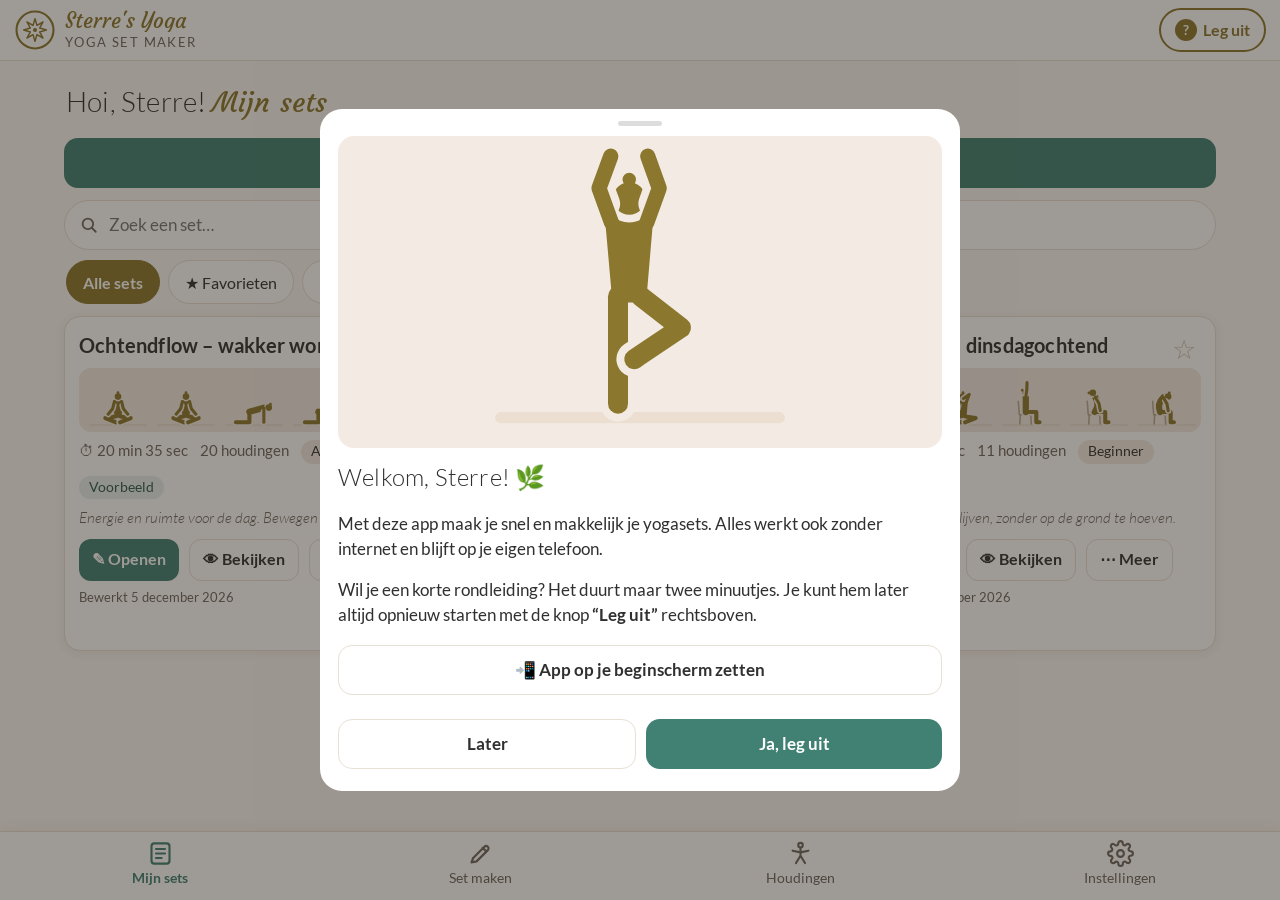
<file: index.html>
<!doctype html>
<html lang="nl">
<head>
<meta charset="utf-8">
<meta name="viewport" content="width=device-width, initial-scale=1, viewport-fit=cover">
<meta name="theme-color" content="#ffffff">
<meta name="apple-mobile-web-app-capable" content="yes">
<meta name="mobile-web-app-capable" content="yes">
<meta name="apple-mobile-web-app-status-bar-style" content="default">
<meta name="apple-mobile-web-app-title" content="Yoga Sets">
<meta name="description" content="Maak, bewaar en geef je yogasets: houdingen schuiven, tijden, muziek, printen en lesmodus.">
<title>Yoga Set Maker</title>
<link rel="manifest" href="manifest.webmanifest">
<link rel="icon" href="icons/icon-192.png">
<link rel="apple-touch-icon" href="icons/apple-touch-icon.png">
<link rel="stylesheet" href="style.css">
</head>
<body>
<header class="top">
  <div class="brand" id="brand">
    <img class="logo" id="logoImg" alt="">
    <div class="names"><span class="studio" id="studioName">Sterre's Yoga</span><span class="app">Yoga Set Maker</span></div>
  </div>
  <button class="btn-help" id="helpBtn" data-tour="help"><b>?</b>Leg uit</button>
</header>

<main>
  <section class="view" id="v-sets"></section>
  <section class="view" id="v-build"></section>
  <section class="view" id="v-lib"></section>
  <section class="view" id="v-settings"></section>
</main>

<nav class="nav" id="nav">
  <button data-v="sets" data-tour="nav-sets"><svg viewBox="0 0 24 24" fill="none" stroke="currentColor" stroke-width="1.9" stroke-linecap="round" stroke-linejoin="round"><rect x="4" y="3" width="16" height="18" rx="2.5"/><path d="M8 8h8M8 12h8M8 16h5"/></svg>Mijn sets</button>
  <button data-v="build" data-tour="nav-build"><svg viewBox="0 0 24 24" fill="none" stroke="currentColor" stroke-width="1.9" stroke-linecap="round" stroke-linejoin="round"><path d="M4 20l4.5-1 10-10a2.1 2.1 0 00-3-3l-10 10L4 20z"/><path d="M14 7l3 3"/></svg>Set maken</button>
  <button data-v="lib" data-tour="nav-lib"><svg viewBox="0 0 24 24" fill="none" stroke="currentColor" stroke-width="1.9" stroke-linecap="round" stroke-linejoin="round"><circle cx="12" cy="4.6" r="2"/><path d="M12 7v7M5 9.5l7 1.5 7-1.5M12 14l-4 6.5M12 14l4 6.5"/></svg>Houdingen</button>
  <button data-v="settings" data-tour="nav-settings"><svg viewBox="0 0 24 24" fill="none" stroke="currentColor" stroke-width="1.9" stroke-linecap="round" stroke-linejoin="round"><circle cx="12" cy="12" r="3"/><path d="M19.4 15a1.7 1.7 0 00.3 1.8l.1.1a2 2 0 11-2.8 2.8l-.1-.1a1.7 1.7 0 00-1.8-.3 1.7 1.7 0 00-1 1.5V21a2 2 0 01-4 0v-.1a1.7 1.7 0 00-1.1-1.5 1.7 1.7 0 00-1.8.3l-.1.1a2 2 0 11-2.8-2.8l.1-.1a1.7 1.7 0 00.3-1.8 1.7 1.7 0 00-1.5-1H3a2 2 0 010-4h.1a1.7 1.7 0 001.5-1.1 1.7 1.7 0 00-.3-1.8l-.1-.1a2 2 0 112.8-2.8l.1.1a1.7 1.7 0 001.8.3H9a1.7 1.7 0 001-1.5V3a2 2 0 014 0v.1a1.7 1.7 0 001 1.5 1.7 1.7 0 001.8-.3l.1-.1a2 2 0 112.8 2.8l-.1.1a1.7 1.7 0 00-.3 1.8V9a1.7 1.7 0 001.5 1H21a2 2 0 010 4h-.1a1.7 1.7 0 00-1.5 1z"/></svg>Instellingen</button>
</nav>

<div class="toast" id="toast"></div>
<audio id="audio" preload="none"></audio>
<input type="file" id="fileIn" class="hidden">
<div id="printArea"></div>

<script src="js/figure.js"></script>
<script src="js/geo.js"></script>
<script src="js/poses.js"></script>
<script src="js/app.js"></script>
</body>
</html>
</file>
<file: style.css>
@font-face{font-family:Lato;font-weight:300;font-style:normal;font-display:swap;src:url(fonts/Lato-Light.woff2) format('woff2')}
@font-face{font-family:Lato;font-weight:300;font-style:italic;font-display:swap;src:url(fonts/Lato-LightItalic.woff2) format('woff2')}
@font-face{font-family:Lato;font-weight:400;font-style:normal;font-display:swap;src:url(fonts/Lato-Regular.woff2) format('woff2')}
@font-face{font-family:Lato;font-weight:700;font-style:normal;font-display:swap;src:url(fonts/Lato-Bold.woff2) format('woff2')}
@font-face{font-family:Courgette;font-weight:400;font-display:swap;src:url(fonts/Courgette-Regular.woff2) format('woff2')}
:root{
  --brand:#8b782e; --brand-2:#a8934a; --accent:#408174; --accent-d:#2b564d; --warm:#dd9425;
  --sand:#d7bca9; --sand-l:#f3ebe3; --bg:#fbf8f4; --card:#fff; --ink:#303030; --muted:#6f675f; --line:#e8dfd5;
  --fig:var(--brand); --fig-far:#d6c59c; --mat:#ecdfd1; --prop:#b9a993; --halo:#fff;
  --r:16px; --shadow:0 2px 10px rgba(80,60,30,.08); --nav-h:68px;
  --safe-b:env(safe-area-inset-bottom,0px); --safe-t:env(safe-area-inset-top,0px);
}
*{box-sizing:border-box;-webkit-tap-highlight-color:transparent}
html,body{margin:0}
body{min-height:100vh}
body{font-family:Lato,'Helvetica Neue',Arial,sans-serif;font-weight:400;color:var(--ink);background:var(--bg);font-size:17px;line-height:1.45;-webkit-text-size-adjust:100%;overscroll-behavior-y:contain}
h1,h2,h3{font-weight:300;margin:0;letter-spacing:.2px}
button,input,select,textarea{font:inherit;color:inherit}
button{cursor:pointer}
.hidden{display:none!important}
.sr{position:absolute;width:1px;height:1px;overflow:hidden;clip:rect(0 0 0 0)}
/* ---------- top bar ---------- */
.top{position:sticky;top:0;z-index:30;background:rgba(255,255,255,.96);backdrop-filter:blur(8px);border-bottom:1px solid var(--line);padding:calc(8px + var(--safe-t)) 14px 8px;display:flex;align-items:center;gap:10px}
.brand{display:flex;align-items:center;gap:9px;min-width:0;flex:1}
.brand .logo{width:42px;height:42px;flex:none;object-fit:contain}
.brand .names{min-width:0;line-height:1.05}
.brand .studio{font-family:Courgette,cursive;color:var(--brand);font-size:21px;white-space:nowrap;overflow:hidden;text-overflow:ellipsis;display:block}
.brand .app{font-size:12.5px;color:var(--muted);letter-spacing:1.4px;text-transform:uppercase}
.btn-help{border:2px solid var(--brand);background:#fff;color:var(--brand);border-radius:999px;padding:8px 14px;font-weight:700;font-size:16px;display:flex;align-items:center;gap:6px;min-height:44px}
.btn-help b{display:inline-grid;place-items:center;width:22px;height:22px;border-radius:50%;background:var(--brand);color:#fff;font-size:14px}
/* ---------- bottom nav ---------- */
.nav{position:fixed;left:0;right:0;bottom:0;z-index:40;background:#fff;border-top:1px solid var(--line);display:flex;padding-bottom:var(--safe-b);box-shadow:0 -2px 12px rgba(80,60,30,.06)}
.nav button{flex:1;border:0;background:none;padding:8px 2px 9px;display:flex;flex-direction:column;align-items:center;gap:2px;color:var(--muted);font-size:13.5px;min-height:var(--nav-h)}
.nav button svg{width:27px;height:27px}
.nav button.on{color:var(--accent);font-weight:700}
.nav button.on svg{stroke:var(--accent)}
main{padding:14px 14px calc(var(--nav-h) + 90px + var(--safe-b));max-width:1180px;margin:0 auto}
.view{display:none}.view.on{display:block}
/* ---------- generic ---------- */
.btn{border:0;border-radius:14px;padding:12px 18px;min-height:50px;font-size:17px;font-weight:700;background:var(--sand-l);color:var(--ink);display:inline-flex;align-items:center;justify-content:center;gap:8px;line-height:1.15;text-align:center}
.btn.primary{background:var(--accent);color:#fff}
.btn.brand{background:var(--brand);color:#fff}
.btn.ghost{background:#fff;border:1.5px solid var(--line)}
.btn.danger{background:#fff;border:1.5px solid #e3b6ae;color:#a5382a}
.btn.small{min-height:42px;padding:8px 13px;font-size:15.5px;border-radius:12px}
.btn.wide{width:100%}
.btn:active{transform:scale(.98)}
.btn .ico{font-size:20px;line-height:1}
.row{display:flex;gap:10px;flex-wrap:wrap;align-items:center}
.muted{color:var(--muted)}
.card{background:var(--card);border-radius:var(--r);box-shadow:var(--shadow);border:1px solid var(--line)}
.title-xl{font-size:28px;font-weight:300;margin:6px 2px 14px}
.title-xl em{font-family:Courgette,cursive;font-style:normal;color:var(--brand)}
.field{display:block;margin:0 0 12px}
.field>span{display:block;font-size:14.5px;color:var(--muted);margin:0 0 4px 2px;font-weight:700}
.input,textarea.input,select.input{width:100%;border:1.5px solid var(--line);border-radius:12px;padding:12px 13px;background:#fff;font-size:17px;min-height:50px}
textarea.input{min-height:84px;resize:vertical}
.input:focus{outline:none;border-color:var(--accent);box-shadow:0 0 0 3px rgba(64,129,116,.15)}
.search{position:relative}
.search .input{padding-left:44px;border-radius:999px}
.search::before{content:"";position:absolute;left:16px;top:50%;width:18px;height:18px;transform:translateY(-50%);background:no-repeat center/contain url("data:image/svg+xml,%3Csvg xmlns='http://www.w3.org/2000/svg' viewBox='0 0 24 24' fill='none' stroke='%236f675f' stroke-width='2.4' stroke-linecap='round'%3E%3Ccircle cx='10.5' cy='10.5' r='7'/%3E%3Cpath d='M16 16l5 5'/%3E%3C/svg%3E")}
.chips{display:flex;gap:8px;overflow-x:auto;padding:10px 2px 12px;scrollbar-width:none;-webkit-overflow-scrolling:touch}
.chips::-webkit-scrollbar{display:none}
.chip{flex:none;border:1.5px solid var(--line);background:#fff;border-radius:999px;padding:9px 16px;font-size:16px;min-height:44px;white-space:nowrap}
.chip.on{background:var(--brand);border-color:var(--brand);color:#fff;font-weight:700}
.seg{display:flex;background:var(--sand-l);border-radius:14px;padding:4px;gap:4px;flex-wrap:wrap}
.seg button{flex:1;border:0;background:none;border-radius:10px;padding:10px 8px;min-height:44px;font-size:15.5px;color:var(--muted)}
.seg button.on{background:#fff;color:var(--ink);font-weight:700;box-shadow:0 1px 4px rgba(0,0,0,.08)}
.toast{position:fixed;left:50%;bottom:calc(var(--nav-h) + 20px + var(--safe-b));transform:translateX(-50%) translateY(20px);background:#2f2b26;color:#fff;padding:12px 20px;border-radius:999px;font-weight:700;z-index:200;opacity:0;transition:.25s;pointer-events:none;max-width:90vw;text-align:center}
.toast.on{opacity:1;transform:translateX(-50%) translateY(0)}
.empty{text-align:center;padding:30px 16px;color:var(--muted)}
.empty svg{width:120px;height:110px;opacity:.9}
/* ---------- sets list ---------- */
.sets{display:grid;grid-template-columns:repeat(auto-fill,minmax(300px,1fr));gap:14px}
.setcard{padding:14px;display:flex;flex-direction:column;gap:8px;cursor:pointer;position:relative}
.setcard .strip{display:flex;gap:2px;background:var(--sand-l);border-radius:12px;padding:4px 6px;overflow:hidden;height:64px;align-items:center}
.setcard .strip svg{width:66px;height:60px;flex:none}
.setcard h3{font-size:20px;font-weight:700;padding-right:44px}
.setcard .meta{display:flex;gap:12px;flex-wrap:wrap;font-size:15px;color:var(--muted)}
.setcard .fav{position:absolute;right:8px;top:8px;border:0;background:none;font-size:27px;width:46px;height:46px;color:#cdbfae}
.setcard .fav.on{color:var(--warm)}
.badge{display:inline-block;background:var(--sand-l);border-radius:999px;padding:2px 10px;font-size:13.5px;color:var(--ink)}
.badge.ex{background:#e6f0ee;color:var(--accent-d)}
.newset{display:flex;gap:10px;margin:0 0 6px}
.newset .btn{flex:1}
/* ---------- builder ---------- */
.bhead{position:sticky;top:calc(59px + var(--safe-t));z-index:20;background:var(--bg);margin:-14px -14px 10px;padding:10px 14px 10px;border-bottom:1px solid var(--line)}
.bhead .t{display:flex;gap:8px;align-items:center}
.bhead .t .input{font-size:21px;font-weight:700;border-color:transparent;background:transparent;padding:8px 6px;min-height:46px}
.bhead .t .input:focus{background:#fff;border-color:var(--accent)}
.total{flex:none;background:var(--brand);color:#fff;border-radius:14px;padding:6px 12px;text-align:center;line-height:1.05;min-width:82px}
.total b{display:block;font-size:20px}
.total small{font-size:12px;opacity:.9}
.bactions{display:grid;grid-template-columns:repeat(4,1fr);gap:8px;margin-top:8px}
.bactions .btn{min-height:52px;padding:6px;font-size:14.5px;flex-direction:column;gap:2px}
.bactions .btn .ico{font-size:21px}
.panel{margin:0 0 12px;overflow:hidden}
.panel>summary{list-style:none;padding:14px 16px;font-weight:700;display:flex;align-items:center;gap:10px;cursor:pointer;min-height:56px;font-size:17.5px}
.panel>summary::-webkit-details-marker{display:none}
.panel>summary .sum{font-weight:400;color:var(--muted);font-size:14.5px;margin-left:auto;text-align:right;flex:1;min-width:0;white-space:nowrap;overflow:hidden;text-overflow:ellipsis}
.panel>summary .pt{white-space:nowrap;flex:none}
.panel>summary::after{content:"›";font-size:26px;color:var(--muted);transition:.2s;margin-left:6px}
.panel[open]>summary::after{transform:rotate(90deg)}
.panel .in{padding:0 16px 16px}
.workspace{display:block}
.items{display:grid;grid-template-columns:1fr;gap:10px;position:relative}
.item{display:flex;align-items:stretch;gap:0;padding:0;position:relative;touch-action:pan-y;user-select:none;-webkit-user-select:none}
.item .grip{width:42px;flex:none;display:flex;align-items:center;justify-content:center;color:#b8aa98;touch-action:none;cursor:grab;border-right:1px dashed var(--line)}
.item .grip svg{width:22px;height:34px}
.item .num{position:absolute;left:46px;top:6px;font-size:12.5px;color:var(--muted);font-weight:700}
.item .pic{width:96px;flex:none;display:flex;align-items:center;justify-content:center;padding:14px 2px 4px 6px;cursor:pointer}
.item .pic svg,.item .pic img{width:92px;height:84px;object-fit:contain;border-radius:8px}
.item .body{flex:1;min-width:0;padding:10px 8px 10px 6px;display:flex;flex-direction:column;gap:7px}
.item .name{font-weight:700;font-size:17.5px;line-height:1.2}
.item .name small{display:block;font-weight:400;font-style:italic;color:var(--muted);font-size:14px}
.item .ctl{display:flex;gap:6px;flex-wrap:wrap;align-items:center}
.item .menu-btn{width:46px;flex:none;border:0;background:none;font-size:24px;color:var(--muted);display:flex;align-items:flex-start;justify-content:center;padding-top:10px}
.stepper{display:flex;align-items:center;border:1.5px solid var(--line);border-radius:12px;background:#fff;overflow:hidden;height:44px}
.stepper button{border:0;background:var(--sand-l);width:42px;height:100%;font-size:22px;font-weight:700;color:var(--ink)}
.stepper .val{min-width:62px;text-align:center;font-weight:700;font-size:16px;padding:0 4px;border:0;background:none;height:100%}
.unit{border:1.5px solid var(--line);background:#fff;border-radius:12px;height:44px;padding:0 10px;font-size:14.5px;color:var(--muted)}
.sides{border:1.5px solid var(--accent);color:var(--accent-d);background:#eef5f3;border-radius:12px;height:44px;padding:0 11px;font-size:14.5px;font-weight:700}
.sides.one{border-color:var(--line);background:#fff;color:var(--muted)}
.item .note{font-size:15px;color:var(--ink);background:#fffbe9;border-radius:10px;padding:6px 9px;border:1px solid #f1e5b8}
.item.text{background:#fffdf4}
.item.text .body textarea{border:0;background:transparent;resize:none;font-size:16.5px;padding:4px;min-height:54px;width:100%}
.item.text .body textarea:focus{outline:2px solid var(--accent);border-radius:8px;background:#fff}
.item.head{background:transparent;box-shadow:none;border:0;border-bottom:2px solid var(--sand)}
.item.head .grip{border:0}
.item.head input{font-family:Courgette,cursive;color:var(--brand);font-size:24px;border:0;background:transparent;width:100%;padding:8px 4px;min-height:50px}
.item.head input:focus{outline:2px solid var(--accent);border-radius:8px;background:#fff}
.item.dragging{opacity:.92;box-shadow:0 12px 28px rgba(60,40,10,.25);transform:scale(1.02);z-index:50;position:fixed;pointer-events:none}
.placeholder{border:2.5px dashed var(--accent);border-radius:var(--r);background:#eef5f3}
.item.flash{animation:flash 1s}
@keyframes flash{0%{background:#e6f0ee}100%{background:var(--card)}}
.addbar{display:grid;grid-template-columns:1fr 1fr;gap:10px;margin:14px 0}
.addbar .btn{min-height:58px}
.addbar .btn.primary{grid-column:1/-1;font-size:19px;min-height:62px}
.fab{position:fixed;right:16px;bottom:calc(var(--nav-h) + 16px + var(--safe-b));z-index:35;border-radius:999px;box-shadow:0 6px 18px rgba(40,80,70,.35);min-height:58px;padding:0 22px;font-size:18px}
/* photo reference */
.refwrap{position:relative}
.refpane{background:#2f2b26;border-radius:var(--r);overflow:hidden;margin-bottom:12px;position:sticky;top:calc(58px + var(--bh,150px) + var(--safe-t));z-index:15;box-shadow:0 6px 16px rgba(0,0,0,.18)}
.refpane .scroller{overflow:auto;max-height:30vh;touch-action:pan-x pan-y pinch-zoom;-webkit-overflow-scrolling:touch}
.refpane img{display:block;width:100%;transform-origin:0 0}
.refpane .tools{position:absolute;right:8px;top:8px;display:flex;gap:6px}
.refpane .tools button{width:44px;height:44px;border-radius:50%;border:0;background:rgba(255,255,255,.92);font-size:20px;font-weight:700}
.refpane .lbl{position:absolute;left:10px;top:10px;background:rgba(255,255,255,.92);border-radius:999px;padding:4px 10px;font-size:13px;font-weight:700}
.photothumb{width:100%;max-height:200px;object-fit:contain;background:#f4efe9;border-radius:12px;display:block;margin-bottom:10px}
@media (min-width:900px){
  .workspace.split{display:grid;grid-template-columns:minmax(0,1fr) minmax(300px,40%);gap:16px;align-items:start}
  .workspace.split .refpane{top:calc(70px + var(--bh,150px));order:2;box-shadow:none}
  .workspace.split .refpane .scroller{max-height:calc(100vh - 230px)}
  .items{grid-template-columns:repeat(auto-fill,minmax(330px,1fr))}
  .workspace.split .items{grid-template-columns:1fr}
  .item.head{grid-column:1/-1}
}
/* music */
.tracks{display:flex;flex-direction:column;gap:6px;margin:10px 0}
.track{display:flex;align-items:center;gap:8px;background:var(--sand-l);border-radius:12px;padding:6px 6px 6px 12px}
.track .tn{flex:1;min-width:0;white-space:nowrap;overflow:hidden;text-overflow:ellipsis;font-size:15.5px}
.track button{border:0;background:#fff;border-radius:10px;width:44px;height:44px;font-size:18px}
.track.playing{background:#e6f0ee;font-weight:700}
.spotify{background:#1db954;color:#fff}
.player{position:fixed;left:10px;right:10px;bottom:calc(var(--nav-h) + 10px + var(--safe-b));z-index:34;background:#2f2b26;color:#fff;border-radius:16px;padding:8px 10px;display:flex;align-items:center;gap:8px;box-shadow:0 8px 24px rgba(0,0,0,.25);max-width:620px;margin:0 auto}
.player .tn{flex:1;min-width:0;white-space:nowrap;overflow:hidden;text-overflow:ellipsis;font-size:15px}
.player button{border:0;background:rgba(255,255,255,.14);color:#fff;border-radius:12px;width:46px;height:46px;font-size:18px}
.player progress{width:100%;height:4px;position:absolute;left:0;right:0;bottom:0;appearance:none;border-radius:0 0 16px 16px;overflow:hidden}
.player progress::-webkit-progress-bar{background:transparent}
.player progress::-webkit-progress-value{background:var(--warm)}
body.has-player .fab{bottom:calc(var(--nav-h) + 86px + var(--safe-b))}
/* ---------- library ---------- */
.poses{display:grid;grid-template-columns:repeat(auto-fill,minmax(150px,1fr));gap:10px}
.pose{padding:8px 8px 10px;text-align:center;cursor:pointer;position:relative;display:flex;flex-direction:column;align-items:center}
.pose svg,.pose img{width:100%;max-width:150px;height:auto;aspect-ratio:132/120;object-fit:contain}
.pose .pn{font-weight:700;font-size:15.5px;line-height:1.2;margin-top:2px}
.pose .ps{font-size:13px;color:var(--muted);font-style:italic;line-height:1.2}
.pose .add{position:absolute;right:6px;top:6px;width:44px;height:44px;border-radius:50%;border:0;background:var(--accent);color:#fff;font-size:26px;line-height:1;box-shadow:0 2px 6px rgba(0,0,0,.15)}
.pose .lv{position:absolute;left:8px;top:8px;font-size:11px;letter-spacing:2px;color:var(--brand)}
.pickbar{position:sticky;top:calc(59px + var(--safe-t));z-index:20;background:#e6f0ee;border:1.5px solid var(--accent);border-radius:14px;padding:10px 12px;margin-bottom:10px;display:flex;align-items:center;gap:10px}
.pickbar .tx{flex:1;font-size:15.5px}
/* ---------- sheet / dialog ---------- */
.sheet-bg{position:fixed;inset:0;background:rgba(40,32,24,.45);z-index:100;display:flex;align-items:flex-end;justify-content:center;animation:fade .2s}
.sheet{background:#fff;width:100%;max-width:640px;max-height:92vh;overflow:auto;border-radius:22px 22px 0 0;padding:8px 18px calc(18px + var(--safe-b));animation:up .25s;-webkit-overflow-scrolling:touch}
@media (min-width:700px){.sheet-bg{align-items:center}.sheet{border-radius:22px;max-height:88vh}}
.sheet .grab{width:44px;height:5px;border-radius:3px;background:#ddd;margin:4px auto 10px}
.sheet h2{font-size:24px;margin-bottom:4px}
.sheet .sa{font-style:italic;color:var(--muted);margin-bottom:8px}
.sheet h4{margin:16px 0 6px;font-size:15px;text-transform:uppercase;letter-spacing:1.2px;color:var(--brand)}
.sheet ul{margin:0;padding-left:20px}.sheet li{margin:3px 0}
.sheet .fig-big{background:var(--sand-l);border-radius:16px;display:flex;justify-content:center;padding:6px}
.sheet .fig-big svg,.sheet .fig-big img{width:100%;max-width:330px;height:auto;--halo:var(--sand-l)}
.sheet .warn{background:#fff4e8;border-left:4px solid var(--warm);border-radius:8px;padding:8px 12px}
.sheet .foot{position:sticky;bottom:calc(-18px - var(--safe-b));background:#fff;padding:12px 0 4px;display:flex;gap:10px;margin-top:12px}
.sheet .foot .btn{flex:1}
.menu-list{display:flex;flex-direction:column;gap:6px;margin:6px 0}
.menu-list button{border:0;background:var(--sand-l);border-radius:14px;padding:14px 16px;text-align:left;font-size:17px;min-height:54px;display:flex;gap:12px;align-items:center}
.menu-list button .ico{width:26px;text-align:center;font-size:20px}
.menu-list button.danger{color:#a5382a;background:#fbefec}
@keyframes up{from{transform:translateY(40px);opacity:.4}to{transform:none;opacity:1}}
@keyframes fade{from{opacity:0}to{opacity:1}}
/* ---------- full-screen overlays ---------- */
.overlay{position:fixed;inset:0;z-index:90;background:var(--bg);overflow:auto;-webkit-overflow-scrolling:touch}
.ov-top{position:sticky;top:0;background:rgba(251,248,244,.97);backdrop-filter:blur(8px);display:flex;gap:8px;align-items:center;padding:calc(10px + var(--safe-t)) 12px 10px;border-bottom:1px solid var(--line);z-index:2}
.ov-top h2{flex:1;font-size:19px;font-weight:700;white-space:nowrap;overflow:hidden;text-overflow:ellipsis}
.pv{max-width:820px;margin:0 auto;padding:16px 16px 60px}
.pv-head{text-align:center;margin:8px 0 18px}
.pv-head .studio{font-family:Courgette,cursive;color:var(--brand);font-size:20px}
.pv-head h1{font-size:30px;margin:4px 0}
.pv-head .int{font-style:italic;font-weight:300;font-size:18px;color:var(--muted)}
.pv-head .meta{display:flex;justify-content:center;gap:14px;flex-wrap:wrap;margin-top:8px;font-size:15px}
.pv-step{display:flex;gap:12px;align-items:center;padding:10px 0;border-bottom:1px solid var(--line)}
.pv-step .n{width:30px;height:30px;border-radius:50%;background:var(--brand);color:#fff;display:grid;place-items:center;font-weight:700;font-size:14px;flex:none}
.pv-step svg,.pv-step img{width:110px;height:100px;flex:none;object-fit:contain;--halo:var(--bg)}
.pv-step .tx{flex:1;min-width:0}
.pv-step .tx b{font-size:18px}
.pv-step .tx .sa{font-style:italic;color:var(--muted);font-size:14px}
.pv-step .tx .cue{font-size:14.5px;color:var(--ink);margin-top:3px}
.pv-step .tm{text-align:right;flex:none;font-weight:700}
.pv-step .tm small{display:block;font-weight:400;color:var(--muted);font-size:12.5px}
.pv-sec{font-family:Courgette,cursive;color:var(--brand);font-size:24px;margin:22px 0 2px;border-bottom:2px solid var(--sand)}
.pv-note{font-style:italic;background:#fffbe9;border-radius:10px;padding:10px 14px;margin:8px 0}
/* ---------- class mode ---------- */
.cls{position:fixed;inset:0;z-index:95;background:#fffdfa;display:flex;flex-direction:column;padding:calc(8px + var(--safe-t)) 12px calc(10px + var(--safe-b))}
.cls .bar{display:flex;align-items:center;gap:8px}
.cls .bar .sec{flex:1;font-family:Courgette,cursive;color:var(--brand);font-size:20px;white-space:nowrap;overflow:hidden;text-overflow:ellipsis}
.cls .prog{height:8px;background:var(--sand-l);border-radius:4px;overflow:hidden;margin:8px 0}
.cls .prog i{display:block;height:100%;background:var(--accent);width:0;transition:width .5s}
.cls .stage{flex:1;min-height:0;display:flex;flex-direction:column;align-items:center;justify-content:center;text-align:center;gap:4px}
.cls .stage .fig-wrap{width:min(92vw,62vh,560px);flex:0 1 auto;min-height:0}
.cls .stage svg,.cls .stage img{width:100%;height:auto;max-height:46vh;--halo:#fffdfa}
.cls .pname{font-size:clamp(28px,7vw,54px);font-weight:700;line-height:1.1}
.cls .psa{font-style:italic;color:var(--muted);font-size:clamp(16px,3.5vw,22px)}
.cls .side{display:inline-block;background:var(--accent);color:#fff;border-radius:999px;padding:4px 18px;font-weight:700;font-size:clamp(18px,4vw,26px);margin:4px 0}
.cls .timer{font-size:clamp(46px,13vw,110px);font-weight:300;font-variant-numeric:tabular-nums;line-height:1;color:var(--ink)}
.cls .timer small{display:block;font-size:clamp(15px,3.6vw,22px);color:var(--muted)}
.cls .cue{font-size:clamp(16px,3.6vw,22px);color:var(--ink);max-width:720px;margin:4px auto 0}
.cls .ctrls{display:grid;grid-template-columns:1fr 1.3fr 1fr;gap:10px;margin-top:8px}
.cls .ctrls .btn{min-height:68px;font-size:18px}
.cls .next{display:flex;align-items:center;gap:8px;justify-content:center;color:var(--muted);font-size:15.5px;margin-top:8px;min-height:44px}
.cls .next svg{width:56px;height:50px;--halo:#fffdfa}
.cls .textstep{font-size:clamp(22px,5vw,38px);font-style:italic;font-weight:300;max-width:760px;padding:0 10px}
.cls.paused .timer{opacity:.45}
@media (orientation:landscape) and (max-height:560px){
  .cls .stage{flex-direction:row;gap:20px;overflow:hidden}.cls .stage .fig-wrap{width:min(42vw,62vh)}.cls .stage svg{max-height:58vh}
  .cls .pname{font-size:9vh}.cls .psa{font-size:4.6vh}.cls .timer{font-size:20vh}.cls .timer small{font-size:4.4vh}.cls .cue{font-size:4.6vh}.cls .side{font-size:5vh}
  .cls .next{display:none}.cls .prog{margin:6px 0}
  .cls .ctrls .btn{min-height:50px}
}
/* ---------- tour ---------- */
.tour-hole{position:fixed;z-index:300;border-radius:14px;box-shadow:0 0 0 9999px rgba(30,24,18,.62);transition:all .3s;pointer-events:none;outline:3px solid var(--warm)}
.tour-hole.none{box-shadow:0 0 0 9999px rgba(30,24,18,.62);outline:0;width:0!important;height:0!important;left:50%!important;top:40%!important}
.tour-box{position:fixed;z-index:301;left:12px;right:12px;max-width:460px;margin:0 auto;background:#fff;border-radius:18px;padding:16px 16px 14px;box-shadow:0 12px 40px rgba(0,0,0,.3)}
.tour-box h3{font-size:21px;font-weight:700;margin-bottom:6px;color:var(--brand)}
.tour-box p{margin:0 0 12px;font-size:17px}
.tour-box .tb{display:flex;gap:8px;align-items:center}
.tour-box .tb .btn{min-height:48px}
.tour-box .cnt{font-size:13px;color:var(--muted);margin-right:auto}
.tour-catch{position:fixed;inset:0;z-index:299}
/* ---------- settings ---------- */
.set-sec{padding:16px;margin-bottom:14px}
.set-sec h3{font-size:19px;font-weight:700;margin-bottom:10px}
.themes{display:grid;grid-template-columns:repeat(auto-fill,minmax(96px,1fr));gap:8px}
.theme{border:2px solid var(--line);border-radius:14px;padding:8px;background:#fff;text-align:center;font-size:14px;min-height:86px}
.theme.on{border-color:var(--accent);box-shadow:0 0 0 3px rgba(64,129,116,.18)}
.theme .sw{display:flex;justify-content:center;gap:3px;margin-bottom:5px}
.theme .sw i{width:20px;height:20px;border-radius:50%;display:block}
.logo-prev{width:72px;height:72px;object-fit:contain;border:1.5px dashed var(--line);border-radius:14px;background:#fff;padding:4px}
.switch{display:flex;align-items:center;justify-content:space-between;gap:12px;padding:10px 0;border-bottom:1px solid var(--line);min-height:56px}
.switch:last-child{border-bottom:0}
.switch input[type=checkbox]{appearance:none;width:54px;height:32px;border-radius:999px;background:#d9d1c7;position:relative;flex:none;transition:.2s}
.switch input[type=checkbox]::after{content:"";position:absolute;left:3px;top:3px;width:26px;height:26px;border-radius:50%;background:#fff;transition:.2s;box-shadow:0 1px 3px rgba(0,0,0,.2)}
.switch input[type=checkbox]:checked{background:var(--accent)}
.switch input[type=checkbox]:checked::after{left:25px}
.install-hint{background:#e6f0ee;border-radius:14px;padding:12px 14px;font-size:15.5px}
.picks{display:grid;grid-template-columns:repeat(auto-fill,minmax(84px,1fr));gap:6px;max-height:300px;overflow:auto;padding:4px;background:var(--sand-l);border-radius:12px}
.picks button{border:2px solid transparent;background:#fff;border-radius:10px;padding:2px}
.picks button.on{border-color:var(--accent)}
.picks svg{width:100%;height:auto}
/* ---------- print ---------- */
#printArea{display:none}
@media print{
  @page{size:A4;margin:10mm}
  body{background:#fff;font-size:11pt}
  body>*:not(#printArea){display:none!important}
  #printArea{display:block!important}
  .pr-head{display:flex;align-items:center;gap:12px;border-bottom:2px solid var(--brand);padding-bottom:8px;margin-bottom:10px}
  .pr-head img{width:46px;height:46px;object-fit:contain}
  .pr-head .studio{font-family:Courgette,cursive;color:var(--brand);font-size:15pt}
  .pr-head h1{font-size:20pt;font-weight:400;margin:0}
  .pr-head .r{margin-left:auto;text-align:right;font-size:10pt;color:#555}
  .pr-int{font-style:italic;margin:0 0 8px;color:#444}
  .pr-grid{display:grid;grid-template-columns:repeat(6,1fr);gap:4px 5px}
  .pr-tile{border:1px solid #e3d9cd;border-radius:8px;padding:4px 5px 5px;break-inside:avoid;text-align:center;position:relative}
  .pr-tile svg,.pr-tile img{width:100%;height:17mm;object-fit:contain;display:block}
  .pr-tile .n{position:absolute;left:5px;top:3px;font-weight:700;font-size:9pt;color:var(--brand)}
  .pr-tile b{display:block;font-size:8.5pt;line-height:1.12}
  .pr-tile small{display:block;font-size:7.5pt;color:#555;line-height:1.2}
  .pr-sec{grid-column:1/-1;font-family:Courgette,cursive;color:var(--brand);font-size:12.5pt;border-bottom:1px solid var(--sand);margin-top:4px}
  .pr-note{grid-column:1/-1;font-style:italic;background:#fbf6e6;border-radius:6px;padding:4px 8px;font-size:10pt;break-inside:avoid}
  .pr-list .pr-row{display:flex;gap:10px;align-items:flex-start;border-bottom:1px solid #eee;padding:5px 0;break-inside:avoid}
  .pr-list .pr-row svg,.pr-list .pr-row img{width:34mm;height:auto;flex:none}
  .pr-list .pr-row .tx{flex:1;font-size:10pt}
  .pr-list .pr-row .tx b{font-size:11.5pt}
  .pr-list .pr-row .tx ul{margin:2px 0 0;padding-left:16px}
  .pr-list .pr-row .tm{font-weight:700;white-space:nowrap}
  .pr-foot{margin-top:4px;font-size:8pt;color:#777;text-align:center;break-before:avoid}
  .pr-music{font-size:10pt;margin-top:8px}
}
html{scroll-padding-top:calc(70px + var(--bh,150px))}
@media (max-width:899px){html.ref-on{scroll-padding-top:calc(70px + var(--bh,150px) + 34vh)}}

/* feedback + hulp + update */
.help-choices{display:grid;gap:10px;margin:6px 0 4px}
.fb-types{display:grid;grid-template-columns:repeat(3,1fr);gap:8px}
.fb-type{border:1.5px solid var(--line);background:#fff;border-radius:14px;padding:10px 6px;min-height:64px;display:flex;flex-direction:column;align-items:center;gap:2px;text-align:center}
.fb-type b{font-size:16px}.fb-type small{font-size:12.5px;color:var(--muted);line-height:1.2}
.fb-type.on{border-color:var(--accent);background:var(--accent);color:#fff}.fb-type.on small{color:#fff;opacity:.9}
.fb-auto{font-size:13px;margin:4px 0 12px;line-height:1.35}
.fb-actions{display:grid;gap:10px}
.upd-bar{position:fixed;left:12px;right:12px;bottom:calc(84px + var(--safe-b,0px));z-index:80;display:flex;align-items:center;justify-content:space-between;gap:10px;background:var(--ink,#303030);color:#fff;border-radius:14px;padding:10px 12px 10px 16px;box-shadow:0 6px 24px rgba(0,0,0,.25);font-size:15.5px;max-width:560px;margin:0 auto}
.upd-bar .btn{background:#fff;color:#2f2b26;min-height:40px;flex:none}
@media print{.upd-bar{display:none}}

/* installeren */
.install-row{margin:6px 0 2px}
.ist{display:flex;gap:12px;margin:14px 0}
.ist-n{flex:none;width:34px;height:34px;border-radius:50%;background:var(--accent);color:#fff;font-weight:700;display:grid;place-items:center;font-size:17px}
.ist-b{flex:1;min-width:0}.ist-b>b{font-size:17px}.ist-b p{margin:6px 0 0;color:var(--muted);font-size:15px}
.ist-mock{margin-top:8px;background:#f6f3ef;border:1px solid var(--line);border-radius:14px;padding:10px;font-size:15px;color:#555}
.ist-mock .hl{color:#0a64d6;background:#fff;border-radius:10px;box-shadow:0 0 0 3px #f2a33a;position:relative}
.mk-bar{display:flex;justify-content:space-around;align-items:center;font-size:20px}.mk-bar span{display:grid;place-items:center;width:40px;height:36px}
.mk-list{background:#fff;border-radius:10px;overflow:hidden}.mk-list div{padding:9px 12px;border-bottom:1px solid #eee;display:flex;justify-content:space-between;align-items:center}.mk-list div:last-child{border-bottom:0}
.mk-list div.hl{font-weight:700;color:#222}
.mk-top{display:flex;justify-content:space-between;align-items:center;background:#fff;border-radius:10px;padding:8px 10px;font-size:14px}.mk-top span{color:#0a64d6}.mk-top .hl{padding:4px 8px;font-weight:700}
.mk-addr{display:flex;justify-content:space-between;align-items:center;background:#fff;border-radius:22px;padding:6px 8px 6px 14px;font-size:13.5px;gap:8px}.mk-addr span:first-child{overflow:hidden;text-overflow:ellipsis;white-space:nowrap}.mk-addr .hl{display:grid;place-items:center;width:36px;height:32px;color:#333}
.mk-home{display:flex;flex-direction:column;align-items:center;gap:4px;padding:6px}.ist-app{width:58px;height:58px;border-radius:14px;box-shadow:0 2px 8px rgba(0,0,0,.18)}.mk-home small{font-size:12.5px;color:#333}
.ist-warn{background:#fdf3e3;border-left:4px solid #dd9425;border-radius:0 12px 12px 0;padding:10px 12px;font-size:15px;margin:8px 0}
.ist-warn svg{vertical-align:-5px}
.ist-link{word-break:break-all;font-weight:700;color:var(--accent)}
</file>
